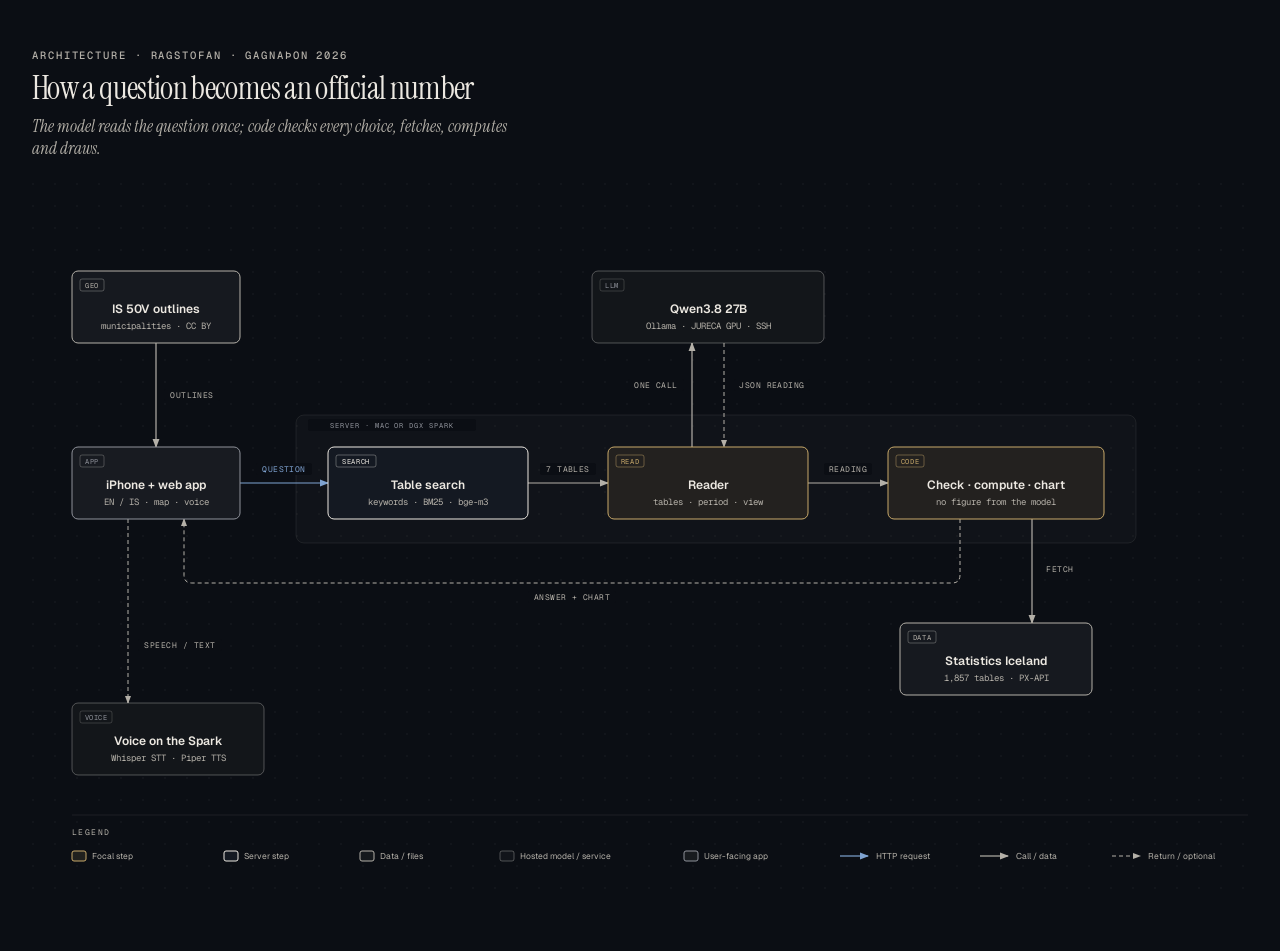
<file: docs/architecture-dark.html>
<!DOCTYPE html>
<html lang="en">
<head>
  <meta charset="UTF-8">
  <meta name="viewport" content="width=device-width, initial-scale=1.0">
  <title>RAGstofan · Architecture</title>
  <link href="https://fonts.googleapis.com/css2?family=Instrument+Serif:ital@0;1&family=Geist:wght@400;500;600&family=Geist+Mono:wght@400;500;600&display=swap" rel="stylesheet">
  <style>
    *, *::before, *::after { box-sizing: border-box; margin: 0; padding: 0; }
    :root {
      --color-paper: #0b0e14; --color-ink: #ece8e1; --color-muted: #b4b0a8; --color-accent: #c8a96a;
      --font-sans: 'Geist', system-ui, sans-serif; --font-serif: 'Instrument Serif', serif; --font-mono: 'Geist Mono', ui-monospace, monospace;
    }
    body { font-family: var(--font-sans); background: var(--color-paper); color: var(--color-ink); min-height: 100vh;
           display: flex; align-items: center; justify-content: center; padding: 3rem 2rem; }
    .frame { max-width: 1280px; width: 100%; min-width: 0; }
    .eyebrow { font-family: var(--font-mono); font-size: 0.66rem; font-weight: 500; letter-spacing: 0.18em;
               text-transform: uppercase; color: var(--color-muted); margin-bottom: 0.5rem; }
    h1 { font-family: var(--font-serif); font-size: clamp(1.5rem, 2.4vw + 0.75rem, 2rem); font-weight: 400;
         letter-spacing: -0.02em; line-height: 1.15; margin-bottom: 0.5rem; }
    .lede { font-family: var(--font-serif); font-style: italic; font-size: 1.05rem; color: var(--color-muted); margin-bottom: 1.5rem; max-width: 60ch; }
    .diagram-container { width: 100%; overflow-x: auto; }
    svg { width: 100%; min-width: 1280px; display: block; }
    @media print { .diagram-container { overflow-x: visible; } svg { min-width: 0; } }
  </style>
</head>
<body>
  <div class="frame">
    <p class="eyebrow">Architecture · RAGstofan · Gagnaþon 2026</p>
    <h1>How a question becomes an official number</h1>
    <p class="lede">The model reads the question once; code checks every choice, fetches, computes and draws.</p>
    <div class="diagram-container">
      <svg viewBox="0 0 1280 720" xmlns="http://www.w3.org/2000/svg" role="img" aria-labelledby="architecture-dark-title architecture-dark-desc">
        <title id="architecture-dark-title">RAGstofan architecture</title>
        <desc id="architecture-dark-desc">A question from the iPhone or web app is matched to Statistics Iceland tables, read once by Qwen3.8 27B on a JURECA GPU, then checked, computed and charted in code before the answer returns to the app.</desc>
        <defs>
          <pattern id="arch-dots" width="22" height="22" patternUnits="userSpaceOnUse"><circle cx="1" cy="1" r="0.9" fill="rgba(236,232,225,0.08)"/></pattern>
          <marker id="arch-arrow" markerWidth="8" markerHeight="6" refX="7" refY="3" orient="auto"><polygon points="0 0, 8 3, 0 6" fill="#b4b0a8"/></marker>
          <marker id="arch-arrow-accent" markerWidth="8" markerHeight="6" refX="7" refY="3" orient="auto"><polygon points="0 0, 8 3, 0 6" fill="#c8a96a"/></marker>
          <marker id="arch-arrow-link" markerWidth="8" markerHeight="6" refX="7" refY="3" orient="auto"><polygon points="0 0, 8 3, 0 6" fill="#7fa3d1"/></marker>
        </defs>
        <rect width="1280" height="720" fill="#0b0e14"/>
        <rect width="1280" height="720" fill="url(#arch-dots)" opacity="0.55"/>
        <rect x="264" y="232" width="840" height="128" rx="8" fill="rgba(236,232,225,0.02)" stroke="rgba(236,232,225,0.1)" stroke-width="0.8"/>
        <rect x="276" y="236" width="168" height="12" rx="2" fill="#0b0e14"/>
        <text x="360" y="245" fill="#8f929a" font-size="7" font-family="'Geist Mono', ui-monospace, monospace" text-anchor="middle" letter-spacing="0.14em">SERVER · MAC OR DGX SPARK</text>
        <line x1="208" y1="300" x2="296" y2="300" stroke="#7fa3d1" stroke-width="1.2" marker-end="url(#arch-arrow-link)"/>
        <line x1="496" y1="300" x2="576" y2="300" stroke="#b4b0a8" stroke-width="1.2" marker-end="url(#arch-arrow)"/>
        <line x1="776" y1="300" x2="856" y2="300" stroke="#b4b0a8" stroke-width="1.2" marker-end="url(#arch-arrow)"/>
        <line x1="660" y1="264" x2="660" y2="160" stroke="#b4b0a8" stroke-width="1.2" marker-end="url(#arch-arrow)"/>
        <line x1="692" y1="160" x2="692" y2="264" stroke="#b4b0a8" stroke-width="1" stroke-dasharray="4,3" marker-end="url(#arch-arrow)"/>
        <line x1="1000" y1="336" x2="1000" y2="440" stroke="#b4b0a8" stroke-width="1.2" marker-end="url(#arch-arrow)"/>
        <path d="M 928,336 V 392 Q 928,400 920,400 H 160 Q 152,400 152,392 V 336" fill="none" stroke="#b4b0a8" stroke-width="1" stroke-dasharray="4,3" marker-end="url(#arch-arrow)"/>
        <line x1="124" y1="160" x2="124" y2="264" stroke="#b4b0a8" stroke-width="1.2" marker-end="url(#arch-arrow)"/>
        <line x1="96" y1="336" x2="96" y2="520" stroke="#b4b0a8" stroke-width="1" stroke-dasharray="4,3" marker-end="url(#arch-arrow)"/>
        <rect x="224" y="280" width="56" height="12" rx="2" fill="#0b0e14"/>
        <text x="252" y="289" fill="#7fa3d1" font-size="8" font-family="'Geist Mono', ui-monospace, monospace" text-anchor="middle" letter-spacing="0.06em">QUESTION</text>
        <rect x="508" y="280" width="56" height="12" rx="2" fill="#0b0e14"/>
        <text x="536" y="289" fill="#b4b0a8" font-size="8" font-family="'Geist Mono', ui-monospace, monospace" text-anchor="middle" letter-spacing="0.06em">7 TABLES</text>
        <rect x="792" y="280" width="48" height="12" rx="2" fill="#0b0e14"/>
        <text x="816" y="289" fill="#b4b0a8" font-size="8" font-family="'Geist Mono', ui-monospace, monospace" text-anchor="middle" letter-spacing="0.06em">READING</text>
        <rect x="596" y="196" width="56" height="12" rx="2" fill="#0b0e14"/>
        <text x="624" y="205" fill="#b4b0a8" font-size="8" font-family="'Geist Mono', ui-monospace, monospace" text-anchor="middle" letter-spacing="0.06em">ONE CALL</text>
        <rect x="702" y="196" width="76" height="12" rx="2" fill="#0b0e14"/>
        <text x="740" y="205" fill="#b4b0a8" font-size="8" font-family="'Geist Mono', ui-monospace, monospace" text-anchor="middle" letter-spacing="0.06em">JSON READING</text>
        <rect x="1008" y="380" width="40" height="12" rx="2" fill="#0b0e14"/>
        <text x="1028" y="389" fill="#b4b0a8" font-size="8" font-family="'Geist Mono', ui-monospace, monospace" text-anchor="middle" letter-spacing="0.06em">FETCH</text>
        <rect x="496" y="408" width="88" height="12" rx="2" fill="#0b0e14"/>
        <text x="540" y="417" fill="#b4b0a8" font-size="8" font-family="'Geist Mono', ui-monospace, monospace" text-anchor="middle" letter-spacing="0.06em">ANSWER + CHART</text>
        <rect x="132" y="206" width="56" height="12" rx="2" fill="#0b0e14"/>
        <text x="160" y="215" fill="#b4b0a8" font-size="8" font-family="'Geist Mono', ui-monospace, monospace" text-anchor="middle" letter-spacing="0.06em">OUTLINES</text>
        <rect x="106" y="456" width="84" height="12" rx="2" fill="#0b0e14"/>
        <text x="148" y="465" fill="#b4b0a8" font-size="8" font-family="'Geist Mono', ui-monospace, monospace" text-anchor="middle" letter-spacing="0.06em">SPEECH / TEXT</text>
        <g data-node="geo">
        <rect x="40" y="88" width="168" height="72" rx="6" fill="#0b0e14"/>
        <rect x="40" y="88" width="168" height="72" rx="6" fill="rgba(236,232,225,0.05)" stroke="#b4b0a8" stroke-width="1"/>
        <rect x="48" y="96" width="24" height="12" rx="2" fill="transparent" stroke="rgba(236,232,225,0.35)" stroke-width="0.8"/>
        <text x="60" y="105" fill="#b4b0a8" font-size="7" font-family="'Geist Mono', ui-monospace, monospace" text-anchor="middle" letter-spacing="0.08em">GEO</text>
        <text x="124" y="130" fill="#ece8e1" font-size="12" font-weight="600" font-family="'Geist', system-ui, sans-serif" text-anchor="middle">IS 50V outlines</text>
        <text x="124" y="146" fill="#b4b0a8" font-size="9" font-family="'Geist Mono', ui-monospace, monospace" text-anchor="middle">municipalities · CC BY</text>
        </g>
        <g data-node="app">
        <rect x="40" y="264" width="168" height="72" rx="6" fill="#0b0e14"/>
        <rect x="40" y="264" width="168" height="72" rx="6" fill="rgba(236,232,225,0.06)" stroke="#8f929a" stroke-width="1"/>
        <rect x="48" y="272" width="24" height="12" rx="2" fill="transparent" stroke="rgba(236,232,225,0.3)" stroke-width="0.8"/>
        <text x="60" y="281" fill="#8f929a" font-size="7" font-family="'Geist Mono', ui-monospace, monospace" text-anchor="middle" letter-spacing="0.08em">APP</text>
        <text x="124" y="306" fill="#ece8e1" font-size="12" font-weight="600" font-family="'Geist', system-ui, sans-serif" text-anchor="middle">iPhone + web app</text>
        <text x="124" y="322" fill="#b4b0a8" font-size="9" font-family="'Geist Mono', ui-monospace, monospace" text-anchor="middle">EN / IS · map · voice</text>
        </g>
        <g data-node="voice">
        <rect x="40" y="520" width="192" height="72" rx="6" fill="#0b0e14"/>
        <rect x="40" y="520" width="192" height="72" rx="6" fill="rgba(236,232,225,0.03)" stroke="rgba(236,232,225,0.3)" stroke-width="1"/>
        <rect x="48" y="528" width="32" height="12" rx="2" fill="transparent" stroke="rgba(236,232,225,0.22)" stroke-width="0.8"/>
        <text x="64" y="537" fill="#8f929a" font-size="7" font-family="'Geist Mono', ui-monospace, monospace" text-anchor="middle" letter-spacing="0.08em">VOICE</text>
        <text x="136" y="562" fill="#ece8e1" font-size="12" font-weight="600" font-family="'Geist', system-ui, sans-serif" text-anchor="middle">Voice on the Spark</text>
        <text x="136" y="578" fill="#b4b0a8" font-size="9" font-family="'Geist Mono', ui-monospace, monospace" text-anchor="middle">Whisper STT · Piper TTS</text>
        </g>
        <g data-node="search">
        <rect x="296" y="264" width="200" height="72" rx="6" fill="#0b0e14"/>
        <rect x="296" y="264" width="200" height="72" rx="6" fill="#141922" stroke="#ece8e1" stroke-width="1"/>
        <rect x="304" y="272" width="40" height="12" rx="2" fill="transparent" stroke="rgba(236,232,225,0.4)" stroke-width="0.8"/>
        <text x="324" y="281" fill="#ece8e1" font-size="7" font-family="'Geist Mono', ui-monospace, monospace" text-anchor="middle" letter-spacing="0.08em">SEARCH</text>
        <text x="396" y="306" fill="#ece8e1" font-size="12" font-weight="600" font-family="'Geist', system-ui, sans-serif" text-anchor="middle">Table search</text>
        <text x="396" y="322" fill="#b4b0a8" font-size="9" font-family="'Geist Mono', ui-monospace, monospace" text-anchor="middle">keywords · BM25 · bge-m3</text>
        </g>
        <g data-node="read">
        <rect x="576" y="264" width="200" height="72" rx="6" fill="#0b0e14"/>
        <rect x="576" y="264" width="200" height="72" rx="6" fill="rgba(200,169,106,0.12)" stroke="#c8a96a" stroke-width="1"/>
        <rect x="584" y="272" width="28" height="12" rx="2" fill="transparent" stroke="rgba(200,169,106,0.55)" stroke-width="0.8"/>
        <text x="598" y="281" fill="#c8a96a" font-size="7" font-family="'Geist Mono', ui-monospace, monospace" text-anchor="middle" letter-spacing="0.08em">READ</text>
        <text x="676" y="306" fill="#ece8e1" font-size="12" font-weight="600" font-family="'Geist', system-ui, sans-serif" text-anchor="middle">Reader</text>
        <text x="676" y="322" fill="#b4b0a8" font-size="9" font-family="'Geist Mono', ui-monospace, monospace" text-anchor="middle">tables · period · view</text>
        </g>
        <g data-node="code">
        <rect x="856" y="264" width="216" height="72" rx="6" fill="#0b0e14"/>
        <rect x="856" y="264" width="216" height="72" rx="6" fill="rgba(200,169,106,0.12)" stroke="#c8a96a" stroke-width="1"/>
        <rect x="864" y="272" width="28" height="12" rx="2" fill="transparent" stroke="rgba(200,169,106,0.55)" stroke-width="0.8"/>
        <text x="878" y="281" fill="#c8a96a" font-size="7" font-family="'Geist Mono', ui-monospace, monospace" text-anchor="middle" letter-spacing="0.08em">CODE</text>
        <text x="964" y="306" fill="#ece8e1" font-size="12" font-weight="600" font-family="'Geist', system-ui, sans-serif" text-anchor="middle">Check · compute · chart</text>
        <text x="964" y="322" fill="#b4b0a8" font-size="9" font-family="'Geist Mono', ui-monospace, monospace" text-anchor="middle">no figure from the model</text>
        </g>
        <g data-node="llm">
        <rect x="560" y="88" width="232" height="72" rx="6" fill="#0b0e14"/>
        <rect x="560" y="88" width="232" height="72" rx="6" fill="rgba(236,232,225,0.03)" stroke="rgba(236,232,225,0.3)" stroke-width="1"/>
        <rect x="568" y="96" width="24" height="12" rx="2" fill="transparent" stroke="rgba(236,232,225,0.22)" stroke-width="0.8"/>
        <text x="580" y="105" fill="#8f929a" font-size="7" font-family="'Geist Mono', ui-monospace, monospace" text-anchor="middle" letter-spacing="0.08em">LLM</text>
        <text x="676" y="130" fill="#ece8e1" font-size="12" font-weight="600" font-family="'Geist', system-ui, sans-serif" text-anchor="middle">Qwen3.8 27B</text>
        <text x="676" y="146" fill="#b4b0a8" font-size="9" font-family="'Geist Mono', ui-monospace, monospace" text-anchor="middle">Ollama · JURECA GPU · SSH</text>
        </g>
        <g data-node="data">
        <rect x="868" y="440" width="192" height="72" rx="6" fill="#0b0e14"/>
        <rect x="868" y="440" width="192" height="72" rx="6" fill="rgba(236,232,225,0.05)" stroke="#b4b0a8" stroke-width="1"/>
        <rect x="876" y="448" width="28" height="12" rx="2" fill="transparent" stroke="rgba(236,232,225,0.35)" stroke-width="0.8"/>
        <text x="890" y="457" fill="#b4b0a8" font-size="7" font-family="'Geist Mono', ui-monospace, monospace" text-anchor="middle" letter-spacing="0.08em">DATA</text>
        <text x="964" y="482" fill="#ece8e1" font-size="12" font-weight="600" font-family="'Geist', system-ui, sans-serif" text-anchor="middle">Statistics Iceland</text>
        <text x="964" y="498" fill="#b4b0a8" font-size="9" font-family="'Geist Mono', ui-monospace, monospace" text-anchor="middle">1,857 tables · PX-API</text>
        </g>
        <line x1="40" y1="632" x2="1240" y2="632" stroke="rgba(236,232,225,0.1)" stroke-width="0.8"/>
        <text x="40" y="652" fill="#b4b0a8" font-size="8" font-family="'Geist Mono', ui-monospace, monospace" letter-spacing="0.18em">LEGEND</text>
        <rect x="40" y="668" width="14" height="10" rx="2" fill="rgba(200,169,106,0.12)" stroke="#c8a96a" stroke-width="1"/>
        <text x="60" y="676" fill="#b4b0a8" font-size="8.5" font-family="'Geist', system-ui, sans-serif">Focal step</text>
        <rect x="192" y="668" width="14" height="10" rx="2" fill="#141922" stroke="#ece8e1" stroke-width="1"/>
        <text x="212" y="676" fill="#b4b0a8" font-size="8.5" font-family="'Geist', system-ui, sans-serif">Server step</text>
        <rect x="328" y="668" width="14" height="10" rx="2" fill="rgba(236,232,225,0.05)" stroke="#b4b0a8" stroke-width="1"/>
        <text x="348" y="676" fill="#b4b0a8" font-size="8.5" font-family="'Geist', system-ui, sans-serif">Data / files</text>
        <rect x="468" y="668" width="14" height="10" rx="2" fill="rgba(236,232,225,0.03)" stroke="rgba(236,232,225,0.3)" stroke-width="1"/>
        <text x="488" y="676" fill="#b4b0a8" font-size="8.5" font-family="'Geist', system-ui, sans-serif">Hosted model / service</text>
        <rect x="652" y="668" width="14" height="10" rx="2" fill="rgba(236,232,225,0.06)" stroke="#8f929a" stroke-width="1"/>
        <text x="672" y="676" fill="#b4b0a8" font-size="8.5" font-family="'Geist', system-ui, sans-serif">User-facing app</text>
        <line x1="808" y1="673" x2="836" y2="673" stroke="#7fa3d1" stroke-width="1.2" marker-end="url(#arch-arrow-link)"/>
        <text x="844" y="676" fill="#b4b0a8" font-size="8.5" font-family="'Geist', system-ui, sans-serif">HTTP request</text>
        <line x1="948" y1="673" x2="976" y2="673" stroke="#b4b0a8" stroke-width="1.2" marker-end="url(#arch-arrow)"/>
        <text x="984" y="676" fill="#b4b0a8" font-size="8.5" font-family="'Geist', system-ui, sans-serif">Call / data</text>
        <line x1="1080" y1="673" x2="1108" y2="673" stroke="#b4b0a8" stroke-width="1" stroke-dasharray="4,3" marker-end="url(#arch-arrow)"/>
        <text x="1116" y="676" fill="#b4b0a8" font-size="8.5" font-family="'Geist', system-ui, sans-serif">Return / optional</text>
      </svg>
    </div>
  </div>
</body>
</html>
</file>
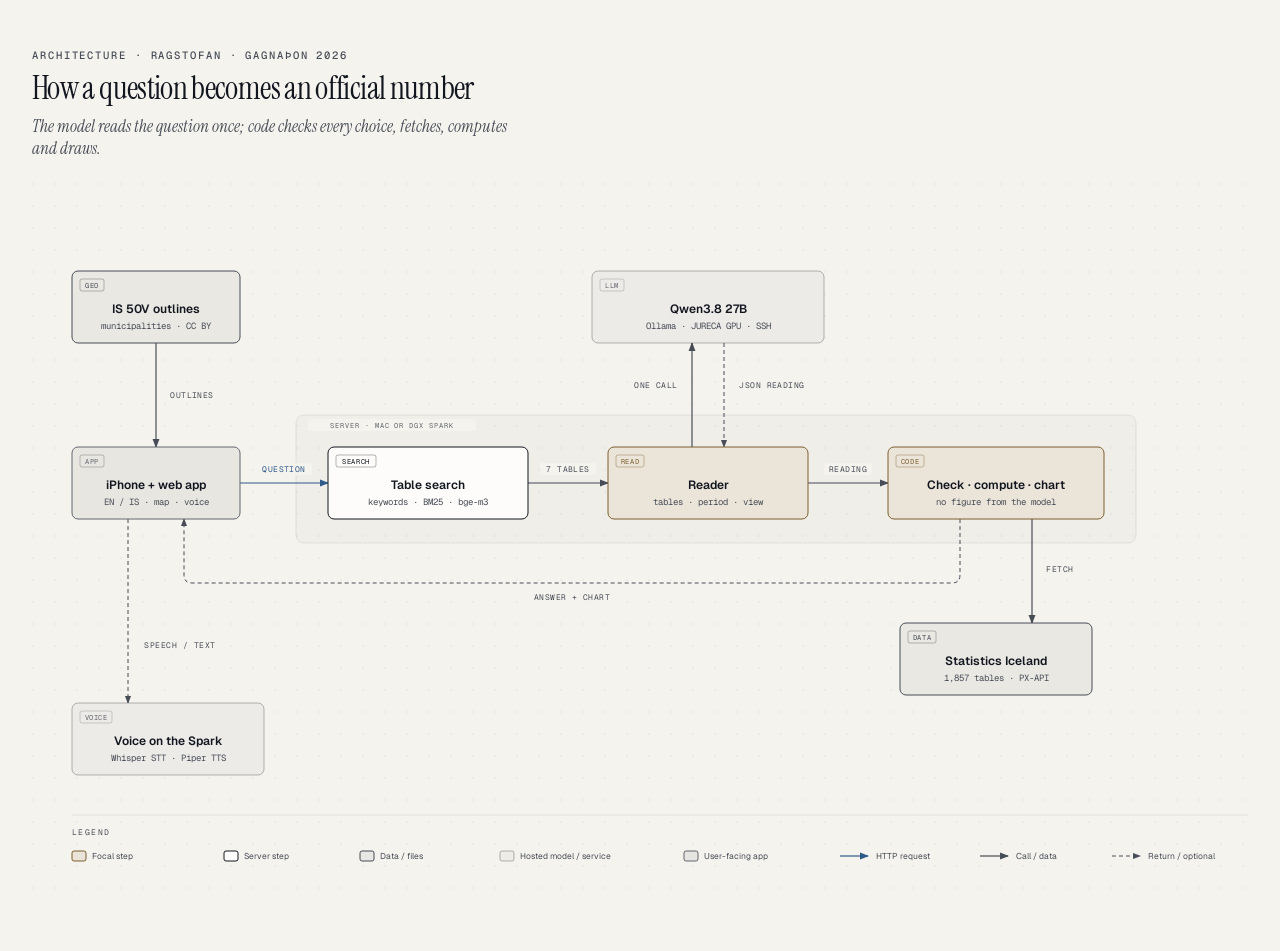
<file: docs/architecture.html>
<!DOCTYPE html>
<html lang="en">
<head>
  <meta charset="UTF-8">
  <meta name="viewport" content="width=device-width, initial-scale=1.0">
  <title>RAGstofan · Architecture</title>
  <link href="https://fonts.googleapis.com/css2?family=Instrument+Serif:ital@0;1&family=Geist:wght@400;500;600&family=Geist+Mono:wght@400;500;600&display=swap" rel="stylesheet">
  <style>
    *, *::before, *::after { box-sizing: border-box; margin: 0; padding: 0; }
    :root {
      --color-paper: #f5f3ee; --color-ink: #12161f; --color-muted: #474d57; --color-accent: #7d5f2e;
      --font-sans: 'Geist', system-ui, sans-serif; --font-serif: 'Instrument Serif', serif; --font-mono: 'Geist Mono', ui-monospace, monospace;
    }
    body { font-family: var(--font-sans); background: var(--color-paper); color: var(--color-ink); min-height: 100vh;
           display: flex; align-items: center; justify-content: center; padding: 3rem 2rem; }
    .frame { max-width: 1280px; width: 100%; min-width: 0; }
    .eyebrow { font-family: var(--font-mono); font-size: 0.66rem; font-weight: 500; letter-spacing: 0.18em;
               text-transform: uppercase; color: var(--color-muted); margin-bottom: 0.5rem; }
    h1 { font-family: var(--font-serif); font-size: clamp(1.5rem, 2.4vw + 0.75rem, 2rem); font-weight: 400;
         letter-spacing: -0.02em; line-height: 1.15; margin-bottom: 0.5rem; }
    .lede { font-family: var(--font-serif); font-style: italic; font-size: 1.05rem; color: var(--color-muted); margin-bottom: 1.5rem; max-width: 60ch; }
    .diagram-container { width: 100%; overflow-x: auto; }
    svg { width: 100%; min-width: 1280px; display: block; }
    @media print { .diagram-container { overflow-x: visible; } svg { min-width: 0; } }
  </style>
</head>
<body>
  <div class="frame">
    <p class="eyebrow">Architecture · RAGstofan · Gagnaþon 2026</p>
    <h1>How a question becomes an official number</h1>
    <p class="lede">The model reads the question once; code checks every choice, fetches, computes and draws.</p>
    <div class="diagram-container">
      <svg viewBox="0 0 1280 720" xmlns="http://www.w3.org/2000/svg" role="img" aria-labelledby="architecture-title architecture-desc">
        <title id="architecture-title">RAGstofan architecture</title>
        <desc id="architecture-desc">A question from the iPhone or web app is matched to Statistics Iceland tables, read once by Qwen3.8 27B on a JURECA GPU, then checked, computed and charted in code before the answer returns to the app.</desc>
        <defs>
          <pattern id="arch-dots" width="22" height="22" patternUnits="userSpaceOnUse"><circle cx="1" cy="1" r="0.9" fill="rgba(18,22,31,0.10)"/></pattern>
          <marker id="arch-arrow" markerWidth="8" markerHeight="6" refX="7" refY="3" orient="auto"><polygon points="0 0, 8 3, 0 6" fill="#474d57"/></marker>
          <marker id="arch-arrow-accent" markerWidth="8" markerHeight="6" refX="7" refY="3" orient="auto"><polygon points="0 0, 8 3, 0 6" fill="#7d5f2e"/></marker>
          <marker id="arch-arrow-link" markerWidth="8" markerHeight="6" refX="7" refY="3" orient="auto"><polygon points="0 0, 8 3, 0 6" fill="#2f5a8a"/></marker>
        </defs>
        <rect width="1280" height="720" fill="#f5f3ee"/>
        <rect width="1280" height="720" fill="url(#arch-dots)" opacity="0.55"/>
        <rect x="264" y="232" width="840" height="128" rx="8" fill="rgba(18,22,31,0.02)" stroke="rgba(18,22,31,0.1)" stroke-width="0.8"/>
        <rect x="276" y="236" width="168" height="12" rx="2" fill="#f5f3ee"/>
        <text x="360" y="245" fill="#62666e" font-size="7" font-family="'Geist Mono', ui-monospace, monospace" text-anchor="middle" letter-spacing="0.14em">SERVER · MAC OR DGX SPARK</text>
        <line x1="208" y1="300" x2="296" y2="300" stroke="#2f5a8a" stroke-width="1.2" marker-end="url(#arch-arrow-link)"/>
        <line x1="496" y1="300" x2="576" y2="300" stroke="#474d57" stroke-width="1.2" marker-end="url(#arch-arrow)"/>
        <line x1="776" y1="300" x2="856" y2="300" stroke="#474d57" stroke-width="1.2" marker-end="url(#arch-arrow)"/>
        <line x1="660" y1="264" x2="660" y2="160" stroke="#474d57" stroke-width="1.2" marker-end="url(#arch-arrow)"/>
        <line x1="692" y1="160" x2="692" y2="264" stroke="#474d57" stroke-width="1" stroke-dasharray="4,3" marker-end="url(#arch-arrow)"/>
        <line x1="1000" y1="336" x2="1000" y2="440" stroke="#474d57" stroke-width="1.2" marker-end="url(#arch-arrow)"/>
        <path d="M 928,336 V 392 Q 928,400 920,400 H 160 Q 152,400 152,392 V 336" fill="none" stroke="#474d57" stroke-width="1" stroke-dasharray="4,3" marker-end="url(#arch-arrow)"/>
        <line x1="124" y1="160" x2="124" y2="264" stroke="#474d57" stroke-width="1.2" marker-end="url(#arch-arrow)"/>
        <line x1="96" y1="336" x2="96" y2="520" stroke="#474d57" stroke-width="1" stroke-dasharray="4,3" marker-end="url(#arch-arrow)"/>
        <rect x="224" y="280" width="56" height="12" rx="2" fill="#f5f3ee"/>
        <text x="252" y="289" fill="#2f5a8a" font-size="8" font-family="'Geist Mono', ui-monospace, monospace" text-anchor="middle" letter-spacing="0.06em">QUESTION</text>
        <rect x="508" y="280" width="56" height="12" rx="2" fill="#f5f3ee"/>
        <text x="536" y="289" fill="#474d57" font-size="8" font-family="'Geist Mono', ui-monospace, monospace" text-anchor="middle" letter-spacing="0.06em">7 TABLES</text>
        <rect x="792" y="280" width="48" height="12" rx="2" fill="#f5f3ee"/>
        <text x="816" y="289" fill="#474d57" font-size="8" font-family="'Geist Mono', ui-monospace, monospace" text-anchor="middle" letter-spacing="0.06em">READING</text>
        <rect x="596" y="196" width="56" height="12" rx="2" fill="#f5f3ee"/>
        <text x="624" y="205" fill="#474d57" font-size="8" font-family="'Geist Mono', ui-monospace, monospace" text-anchor="middle" letter-spacing="0.06em">ONE CALL</text>
        <rect x="702" y="196" width="76" height="12" rx="2" fill="#f5f3ee"/>
        <text x="740" y="205" fill="#474d57" font-size="8" font-family="'Geist Mono', ui-monospace, monospace" text-anchor="middle" letter-spacing="0.06em">JSON READING</text>
        <rect x="1008" y="380" width="40" height="12" rx="2" fill="#f5f3ee"/>
        <text x="1028" y="389" fill="#474d57" font-size="8" font-family="'Geist Mono', ui-monospace, monospace" text-anchor="middle" letter-spacing="0.06em">FETCH</text>
        <rect x="496" y="408" width="88" height="12" rx="2" fill="#f5f3ee"/>
        <text x="540" y="417" fill="#474d57" font-size="8" font-family="'Geist Mono', ui-monospace, monospace" text-anchor="middle" letter-spacing="0.06em">ANSWER + CHART</text>
        <rect x="132" y="206" width="56" height="12" rx="2" fill="#f5f3ee"/>
        <text x="160" y="215" fill="#474d57" font-size="8" font-family="'Geist Mono', ui-monospace, monospace" text-anchor="middle" letter-spacing="0.06em">OUTLINES</text>
        <rect x="106" y="456" width="84" height="12" rx="2" fill="#f5f3ee"/>
        <text x="148" y="465" fill="#474d57" font-size="8" font-family="'Geist Mono', ui-monospace, monospace" text-anchor="middle" letter-spacing="0.06em">SPEECH / TEXT</text>
        <g data-node="geo">
        <rect x="40" y="88" width="168" height="72" rx="6" fill="#f5f3ee"/>
        <rect x="40" y="88" width="168" height="72" rx="6" fill="rgba(18,22,31,0.05)" stroke="#474d57" stroke-width="1"/>
        <rect x="48" y="96" width="24" height="12" rx="2" fill="transparent" stroke="rgba(18,22,31,0.35)" stroke-width="0.8"/>
        <text x="60" y="105" fill="#474d57" font-size="7" font-family="'Geist Mono', ui-monospace, monospace" text-anchor="middle" letter-spacing="0.08em">GEO</text>
        <text x="124" y="130" fill="#12161f" font-size="12" font-weight="600" font-family="'Geist', system-ui, sans-serif" text-anchor="middle">IS 50V outlines</text>
        <text x="124" y="146" fill="#474d57" font-size="9" font-family="'Geist Mono', ui-monospace, monospace" text-anchor="middle">municipalities · CC BY</text>
        </g>
        <g data-node="app">
        <rect x="40" y="264" width="168" height="72" rx="6" fill="#f5f3ee"/>
        <rect x="40" y="264" width="168" height="72" rx="6" fill="rgba(18,22,31,0.06)" stroke="#62666e" stroke-width="1"/>
        <rect x="48" y="272" width="24" height="12" rx="2" fill="transparent" stroke="rgba(18,22,31,0.3)" stroke-width="0.8"/>
        <text x="60" y="281" fill="#62666e" font-size="7" font-family="'Geist Mono', ui-monospace, monospace" text-anchor="middle" letter-spacing="0.08em">APP</text>
        <text x="124" y="306" fill="#12161f" font-size="12" font-weight="600" font-family="'Geist', system-ui, sans-serif" text-anchor="middle">iPhone + web app</text>
        <text x="124" y="322" fill="#474d57" font-size="9" font-family="'Geist Mono', ui-monospace, monospace" text-anchor="middle">EN / IS · map · voice</text>
        </g>
        <g data-node="voice">
        <rect x="40" y="520" width="192" height="72" rx="6" fill="#f5f3ee"/>
        <rect x="40" y="520" width="192" height="72" rx="6" fill="rgba(18,22,31,0.03)" stroke="rgba(18,22,31,0.3)" stroke-width="1"/>
        <rect x="48" y="528" width="32" height="12" rx="2" fill="transparent" stroke="rgba(18,22,31,0.22)" stroke-width="0.8"/>
        <text x="64" y="537" fill="#62666e" font-size="7" font-family="'Geist Mono', ui-monospace, monospace" text-anchor="middle" letter-spacing="0.08em">VOICE</text>
        <text x="136" y="562" fill="#12161f" font-size="12" font-weight="600" font-family="'Geist', system-ui, sans-serif" text-anchor="middle">Voice on the Spark</text>
        <text x="136" y="578" fill="#474d57" font-size="9" font-family="'Geist Mono', ui-monospace, monospace" text-anchor="middle">Whisper STT · Piper TTS</text>
        </g>
        <g data-node="search">
        <rect x="296" y="264" width="200" height="72" rx="6" fill="#f5f3ee"/>
        <rect x="296" y="264" width="200" height="72" rx="6" fill="#fdfcfa" stroke="#12161f" stroke-width="1"/>
        <rect x="304" y="272" width="40" height="12" rx="2" fill="transparent" stroke="rgba(18,22,31,0.4)" stroke-width="0.8"/>
        <text x="324" y="281" fill="#12161f" font-size="7" font-family="'Geist Mono', ui-monospace, monospace" text-anchor="middle" letter-spacing="0.08em">SEARCH</text>
        <text x="396" y="306" fill="#12161f" font-size="12" font-weight="600" font-family="'Geist', system-ui, sans-serif" text-anchor="middle">Table search</text>
        <text x="396" y="322" fill="#474d57" font-size="9" font-family="'Geist Mono', ui-monospace, monospace" text-anchor="middle">keywords · BM25 · bge-m3</text>
        </g>
        <g data-node="read">
        <rect x="576" y="264" width="200" height="72" rx="6" fill="#f5f3ee"/>
        <rect x="576" y="264" width="200" height="72" rx="6" fill="rgba(168,138,87,0.14)" stroke="#7d5f2e" stroke-width="1"/>
        <rect x="584" y="272" width="28" height="12" rx="2" fill="transparent" stroke="rgba(125,95,46,0.50)" stroke-width="0.8"/>
        <text x="598" y="281" fill="#7d5f2e" font-size="7" font-family="'Geist Mono', ui-monospace, monospace" text-anchor="middle" letter-spacing="0.08em">READ</text>
        <text x="676" y="306" fill="#12161f" font-size="12" font-weight="600" font-family="'Geist', system-ui, sans-serif" text-anchor="middle">Reader</text>
        <text x="676" y="322" fill="#474d57" font-size="9" font-family="'Geist Mono', ui-monospace, monospace" text-anchor="middle">tables · period · view</text>
        </g>
        <g data-node="code">
        <rect x="856" y="264" width="216" height="72" rx="6" fill="#f5f3ee"/>
        <rect x="856" y="264" width="216" height="72" rx="6" fill="rgba(168,138,87,0.14)" stroke="#7d5f2e" stroke-width="1"/>
        <rect x="864" y="272" width="28" height="12" rx="2" fill="transparent" stroke="rgba(125,95,46,0.50)" stroke-width="0.8"/>
        <text x="878" y="281" fill="#7d5f2e" font-size="7" font-family="'Geist Mono', ui-monospace, monospace" text-anchor="middle" letter-spacing="0.08em">CODE</text>
        <text x="964" y="306" fill="#12161f" font-size="12" font-weight="600" font-family="'Geist', system-ui, sans-serif" text-anchor="middle">Check · compute · chart</text>
        <text x="964" y="322" fill="#474d57" font-size="9" font-family="'Geist Mono', ui-monospace, monospace" text-anchor="middle">no figure from the model</text>
        </g>
        <g data-node="llm">
        <rect x="560" y="88" width="232" height="72" rx="6" fill="#f5f3ee"/>
        <rect x="560" y="88" width="232" height="72" rx="6" fill="rgba(18,22,31,0.03)" stroke="rgba(18,22,31,0.3)" stroke-width="1"/>
        <rect x="568" y="96" width="24" height="12" rx="2" fill="transparent" stroke="rgba(18,22,31,0.22)" stroke-width="0.8"/>
        <text x="580" y="105" fill="#62666e" font-size="7" font-family="'Geist Mono', ui-monospace, monospace" text-anchor="middle" letter-spacing="0.08em">LLM</text>
        <text x="676" y="130" fill="#12161f" font-size="12" font-weight="600" font-family="'Geist', system-ui, sans-serif" text-anchor="middle">Qwen3.8 27B</text>
        <text x="676" y="146" fill="#474d57" font-size="9" font-family="'Geist Mono', ui-monospace, monospace" text-anchor="middle">Ollama · JURECA GPU · SSH</text>
        </g>
        <g data-node="data">
        <rect x="868" y="440" width="192" height="72" rx="6" fill="#f5f3ee"/>
        <rect x="868" y="440" width="192" height="72" rx="6" fill="rgba(18,22,31,0.05)" stroke="#474d57" stroke-width="1"/>
        <rect x="876" y="448" width="28" height="12" rx="2" fill="transparent" stroke="rgba(18,22,31,0.35)" stroke-width="0.8"/>
        <text x="890" y="457" fill="#474d57" font-size="7" font-family="'Geist Mono', ui-monospace, monospace" text-anchor="middle" letter-spacing="0.08em">DATA</text>
        <text x="964" y="482" fill="#12161f" font-size="12" font-weight="600" font-family="'Geist', system-ui, sans-serif" text-anchor="middle">Statistics Iceland</text>
        <text x="964" y="498" fill="#474d57" font-size="9" font-family="'Geist Mono', ui-monospace, monospace" text-anchor="middle">1,857 tables · PX-API</text>
        </g>
        <line x1="40" y1="632" x2="1240" y2="632" stroke="rgba(18,22,31,0.1)" stroke-width="0.8"/>
        <text x="40" y="652" fill="#474d57" font-size="8" font-family="'Geist Mono', ui-monospace, monospace" letter-spacing="0.18em">LEGEND</text>
        <rect x="40" y="668" width="14" height="10" rx="2" fill="rgba(168,138,87,0.14)" stroke="#7d5f2e" stroke-width="1"/>
        <text x="60" y="676" fill="#474d57" font-size="8.5" font-family="'Geist', system-ui, sans-serif">Focal step</text>
        <rect x="192" y="668" width="14" height="10" rx="2" fill="#fdfcfa" stroke="#12161f" stroke-width="1"/>
        <text x="212" y="676" fill="#474d57" font-size="8.5" font-family="'Geist', system-ui, sans-serif">Server step</text>
        <rect x="328" y="668" width="14" height="10" rx="2" fill="rgba(18,22,31,0.05)" stroke="#474d57" stroke-width="1"/>
        <text x="348" y="676" fill="#474d57" font-size="8.5" font-family="'Geist', system-ui, sans-serif">Data / files</text>
        <rect x="468" y="668" width="14" height="10" rx="2" fill="rgba(18,22,31,0.03)" stroke="rgba(18,22,31,0.3)" stroke-width="1"/>
        <text x="488" y="676" fill="#474d57" font-size="8.5" font-family="'Geist', system-ui, sans-serif">Hosted model / service</text>
        <rect x="652" y="668" width="14" height="10" rx="2" fill="rgba(18,22,31,0.06)" stroke="#62666e" stroke-width="1"/>
        <text x="672" y="676" fill="#474d57" font-size="8.5" font-family="'Geist', system-ui, sans-serif">User-facing app</text>
        <line x1="808" y1="673" x2="836" y2="673" stroke="#2f5a8a" stroke-width="1.2" marker-end="url(#arch-arrow-link)"/>
        <text x="844" y="676" fill="#474d57" font-size="8.5" font-family="'Geist', system-ui, sans-serif">HTTP request</text>
        <line x1="948" y1="673" x2="976" y2="673" stroke="#474d57" stroke-width="1.2" marker-end="url(#arch-arrow)"/>
        <text x="984" y="676" fill="#474d57" font-size="8.5" font-family="'Geist', system-ui, sans-serif">Call / data</text>
        <line x1="1080" y1="673" x2="1108" y2="673" stroke="#474d57" stroke-width="1" stroke-dasharray="4,3" marker-end="url(#arch-arrow)"/>
        <text x="1116" y="676" fill="#474d57" font-size="8.5" font-family="'Geist', system-ui, sans-serif">Return / optional</text>
      </svg>
    </div>
  </div>
</body>
</html>
</file>
